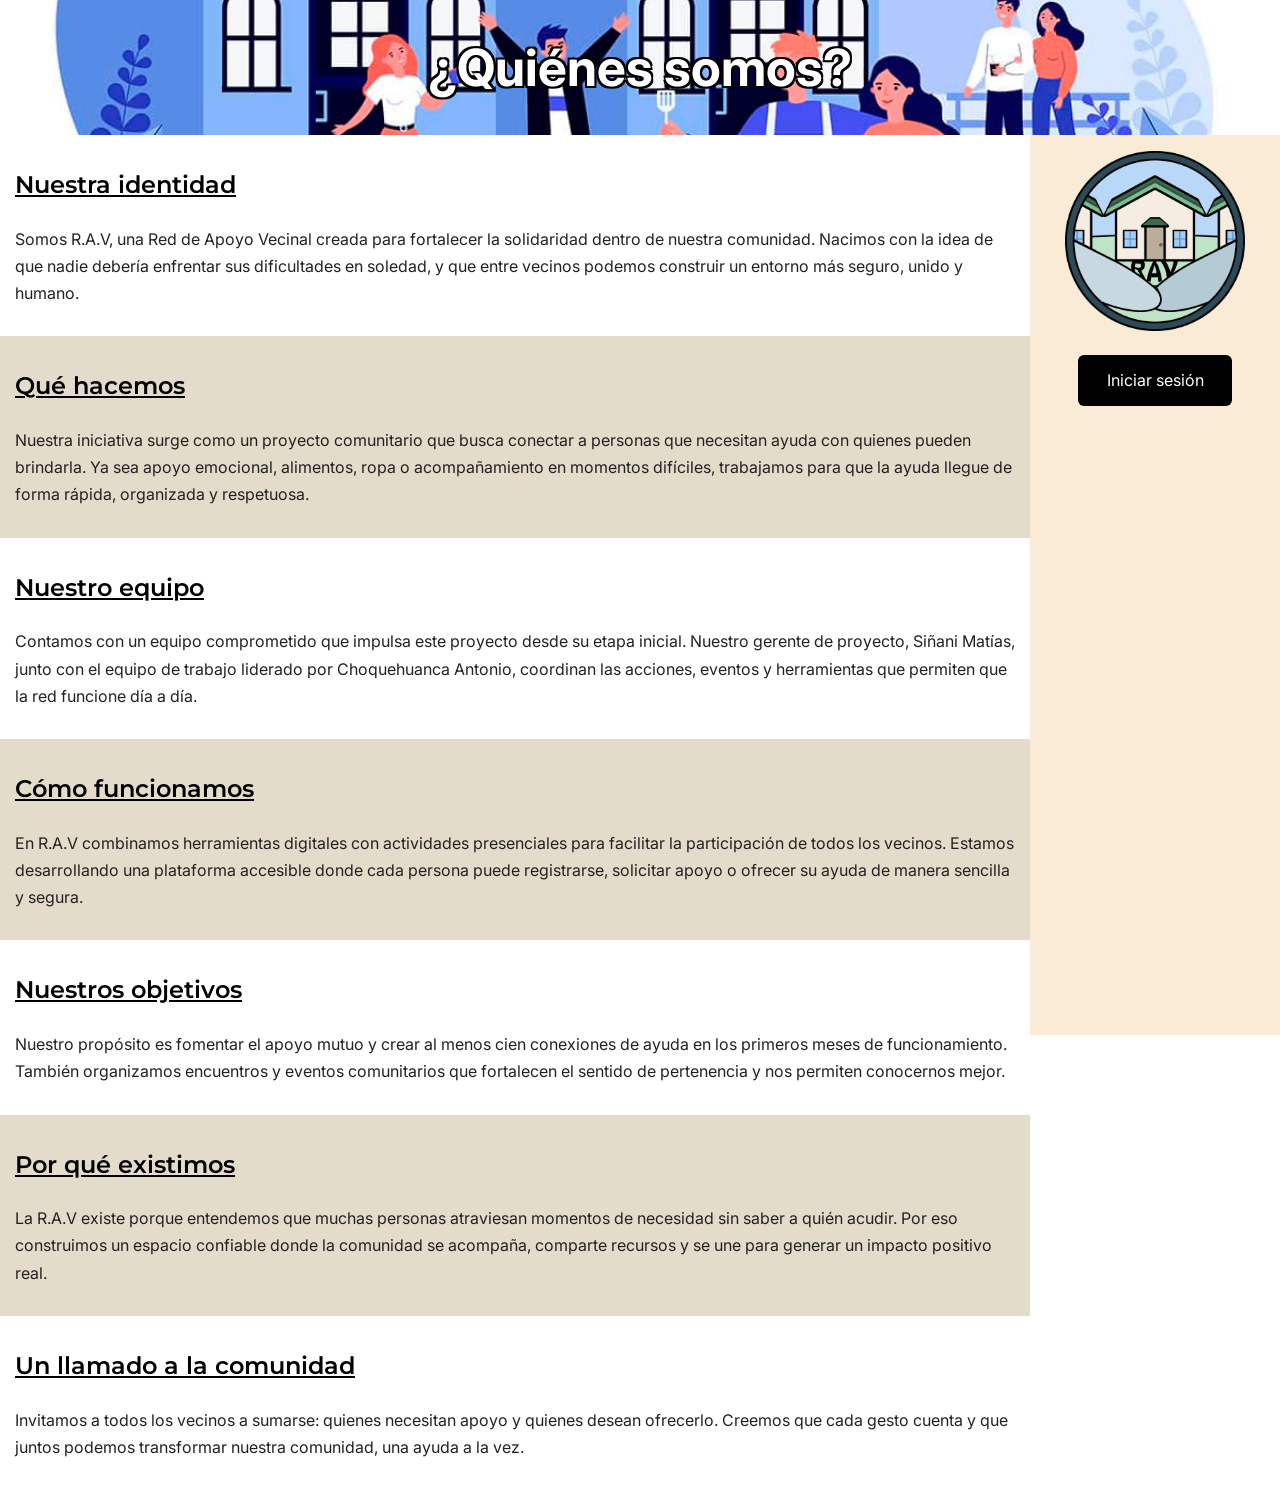
<file: index.html>
<!DOCTYPE html>
<html lang="es">
<head>
    <meta charset="UTF-8">
    <meta http-equiv="X-UA-Compatible" content="IE=edge">
    <meta name="viewport" content="width=device-width, initial-scale=1.0">
    <title>R.A.V</title>

    <link rel="stylesheet" href="styles.css">
    <link rel="icon" href="Logo.png" type="image/png">

    <link href="https://fonts.googleapis.com/css2?family=Inter:wght@300;400;500;600&family=Montserrat:wght@500;600;700&display=swap" rel="stylesheet">
</head>

<body>

    <header class="titulo">
        <h1>¿Quiénes somos?</h1>
    </header>

    <div class="contenido">

        <main class="informacion">

            <section>
                <h2>Nuestra identidad</h2>
                <p>Somos R.A.V, una Red de Apoyo Vecinal creada para fortalecer la solidaridad dentro de nuestra comunidad. Nacimos con la idea de que nadie debería enfrentar sus dificultades en soledad, y que entre vecinos podemos construir un entorno más seguro, unido y humano.</p>
            </section>

            <section>
                <h2>Qué hacemos</h2>
                <p>Nuestra iniciativa surge como un proyecto comunitario que busca conectar a personas que necesitan ayuda con quienes pueden brindarla. Ya sea apoyo emocional, alimentos, ropa o acompañamiento en momentos difíciles, trabajamos para que la ayuda llegue de forma rápida, organizada y respetuosa.</p>
            </section>

            <section>
                <h2>Nuestro equipo</h2>
                <p>Contamos con un equipo comprometido que impulsa este proyecto desde su etapa inicial. Nuestro gerente de proyecto, Siñani Matías, junto con el equipo de trabajo liderado por Choquehuanca Antonio, coordinan las acciones, eventos y herramientas que permiten que la red funcione día a día.</p>
            </section>

            <section>
                <h2>Cómo funcionamos</h2>
                <p>En R.A.V combinamos herramientas digitales con actividades presenciales para facilitar la participación de todos los vecinos. Estamos desarrollando una plataforma accesible donde cada persona puede registrarse, solicitar apoyo o ofrecer su ayuda de manera sencilla y segura.</p>
            </section>

            <section>
                <h2>Nuestros objetivos</h2>
                <p>Nuestro propósito es fomentar el apoyo mutuo y crear al menos cien conexiones de ayuda en los primeros meses de funcionamiento. También organizamos encuentros y eventos comunitarios que fortalecen el sentido de pertenencia y nos permiten conocernos mejor.</p>
            </section>

            <section>
                <h2>Por qué existimos</h2>
                <p>La R.A.V existe porque entendemos que muchas personas atraviesan momentos de necesidad sin saber a quién acudir. Por eso construimos un espacio confiable donde la comunidad se acompaña, comparte recursos y se une para generar un impacto positivo real.</p>
            </section>

            <section>
                <h2>Un llamado a la comunidad</h2>
                <p>Invitamos a todos los vecinos a sumarse: quienes necesitan apoyo y quienes desean ofrecerlo. Creemos que cada gesto cuenta y que juntos podemos transformar nuestra comunidad, una ayuda a la vez.</p>
            </section>

        </main>

        <aside>
            <div class="container">

                <div class="logo-container">
                        <img src="Logo.png" alt="Logo de la R.A.V" width="180" height="180">
                </div>

                <a href="iniciarsesion.html" class="btn">Iniciar sesión</a>
            </div>
        </aside>

    </div>

</body>
</html>
</file>
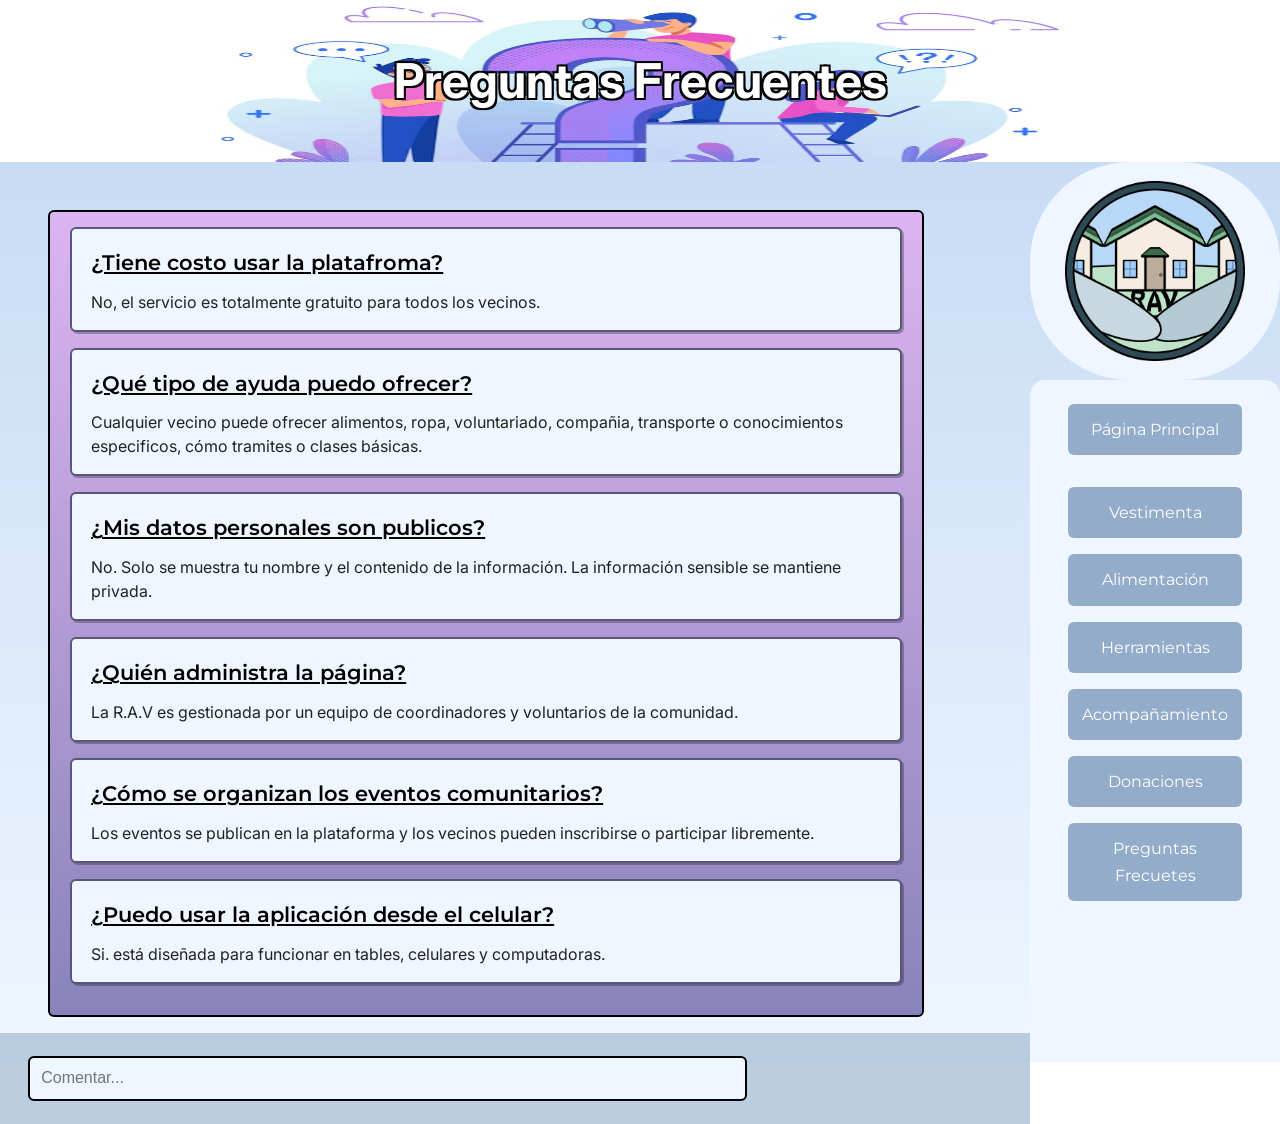
<file: FAQ.html>
<!DOCTYPE html>
<html lang="es">
<head>
    <meta charset="UTF-8">
    <meta http-equiv="X-UA-Compatible" content="IE=edge">
    <meta name="viewport" content="width=device-width, initial-scale=1.0">
    <title>R.A.V - Feed</title>

    <link rel="stylesheet" href="FAQ.css">
    <link rel="icon" href="Logo.png" type="image/png">

    <link href="https://fonts.googleapis.com/css2?family=Inter:wght@300;400;500;600&family=Montserrat:wght@500;600;700&display=swap" rel="stylesheet">
</head>

<body>

    <header class="titulo">
        <h1>Preguntas Frecuentes</h1>
    </header>

    <div class="contenido">

        <main class="informacion">

            <section class="preguntas">

                <div class="faq-item">
                    <h2>¿Tiene costo usar la platafroma?</h2>
                    <p>No, el servicio es totalmente gratuito para todos los vecinos.</p>
                </div>
            
                <div class="faq-item">
                    <h2>¿Qué tipo de ayuda puedo ofrecer?</h2>
                    <p>Cualquier vecino puede ofrecer alimentos, ropa, voluntariado, compañia, transporte o conocimientos especificos, cómo tramites o clases básicas.</p>
                </div>
            
                <div class="faq-item">
                    <h2>¿Mis datos personales son publicos?</h2>
                    <p>No. Solo se muestra tu nombre y el contenido de la información. La información sensible se mantiene privada.</p>
                </div>
            
                <div class="faq-item">
                    <h2>¿Quién administra la página?</h2>
                    <p>La R.A.V es gestionada por un equipo de coordinadores y voluntarios de la comunidad.</p>
                </div>
            
                <div class="faq-item">
                    <h2>¿Cómo se organizan los eventos comunitarios?</h2>
                    <p>Los eventos se publican en la plataforma y los vecinos pueden inscribirse o participar libremente.</p>
                </div>
            
                <div class="faq-item">
                    <h2>¿Puedo usar la aplicación desde el celular?</h2>
                    <p>Si. está diseñada para funcionar en tables, celulares y computadoras.</p>
                </div>
            
            </section>            

            <section>
                <input type="text" class="comment-box" placeholder="Comentar..." disabled>
            </section>

        </main>

        <aside>

            <div class="logo-box">
                <img src="Logo.png" alt="Logo R.A.V">
            </div>
        
            <div class="container">
        
                <nav class="mini-nav">
                    <a href="index.html" class="btn">Página Principal</a>
                </nav>
        
                <div class="secciones-btn">
                    <a href="feed.html" class="btn">Vestimenta</a>
                    <a href="secciones/alimentacion.html" class="btn">Alimentación</a>
                    <a href="secciones/herramientas.html" class="btn">Herramientas</a>
                    <a href="secciones/acompanamiento.html" class="btn">Acompañamiento</a>
                    <a href="secciones/donaciones.html" class="btn">Donaciones</a>
                    <a href="FAQ.html" class="btn">Preguntas Frecuetes</a>
                </div>
            </div>
        </aside>
    </div>
</body>
</html>
</file>
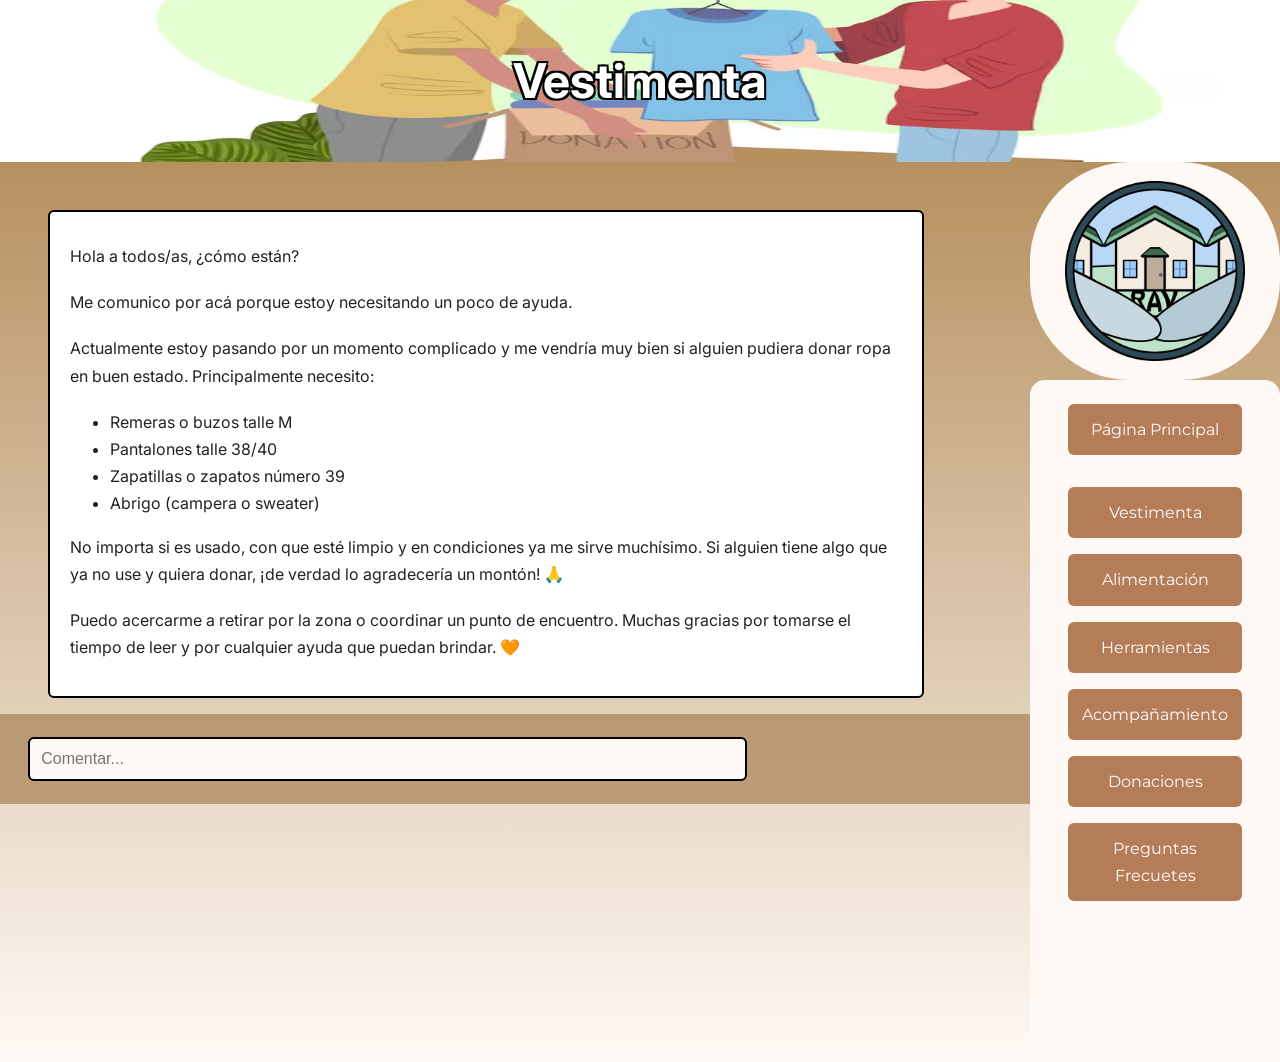
<file: feed.html>
<!DOCTYPE html>
<html lang="es">
<head>
    <meta charset="UTF-8">
    <meta http-equiv="X-UA-Compatible" content="IE=edge">
    <meta name="viewport" content="width=device-width, initial-scale=1.0">
    <title>R.A.V - Feed</title>

    <link rel="stylesheet" href="feed.css">
    <link rel="icon" href="Logo.png" type="image/png">

    <link href="https://fonts.googleapis.com/css2?family=Inter:wght@300;400;500;600&family=Montserrat:wght@500;600;700&display=swap" rel="stylesheet">
</head>

<body>

    <header class="titulo">
        <h1>Vestimenta</h1>
    </header>

    <div class="contenido">

        <main class="informacion">

            <section class="post">
                <p>Hola a todos/as, ¿cómo están?</p>
                <p>Me comunico por acá porque estoy necesitando un poco de ayuda.</p>
                <p>Actualmente estoy pasando por un momento complicado y me vendría muy bien si alguien pudiera donar ropa en buen estado. Principalmente necesito:</p>
                <ul>
                    <li>Remeras o buzos talle M</li>
                    <li>Pantalones talle 38/40</li>
                    <li>Zapatillas o zapatos número 39</li>
                    <li>Abrigo (campera o sweater)</li>
                </ul>
                <p>No importa si es usado, con que esté limpio y en condiciones ya me sirve muchísimo.
                Si alguien tiene algo que ya no use y quiera donar, ¡de verdad lo agradecería un montón! 🙏</p>
                <p>Puedo acercarme a retirar por la zona o coordinar un punto de encuentro.
                Muchas gracias por tomarse el tiempo de leer y por cualquier ayuda que puedan brindar. 🧡</p>    
            </section>

            <section>
                <input type="text" class="comment-box" placeholder="Comentar..." disabled>
            </section>

        </main>

        <aside>

            <div class="logo-box">
                <img src="Logo.png" alt="Logo R.A.V">
            </div>
        
            <div class="container">
        
                <nav class="mini-nav">
                    <a href="index.html" class="btn">Página Principal</a>
                </nav>
        
                <div class="secciones-btn">
                    <a href="feed.html" class="btn">Vestimenta</a>
                    <a href="secciones/alimentacion.html" class="btn">Alimentación</a>
                    <a href="secciones/herramientas.html" class="btn">Herramientas</a>
                    <a href="secciones/acompanamiento.html" class="btn">Acompañamiento</a>
                    <a href="secciones/donaciones.html" class="btn">Donaciones</a>
                    <a href="FAQ.html" class="btn">Preguntas Frecuetes</a>
                </div>
            </div>
        </aside>
    </div>
</body>
</html>
</file>
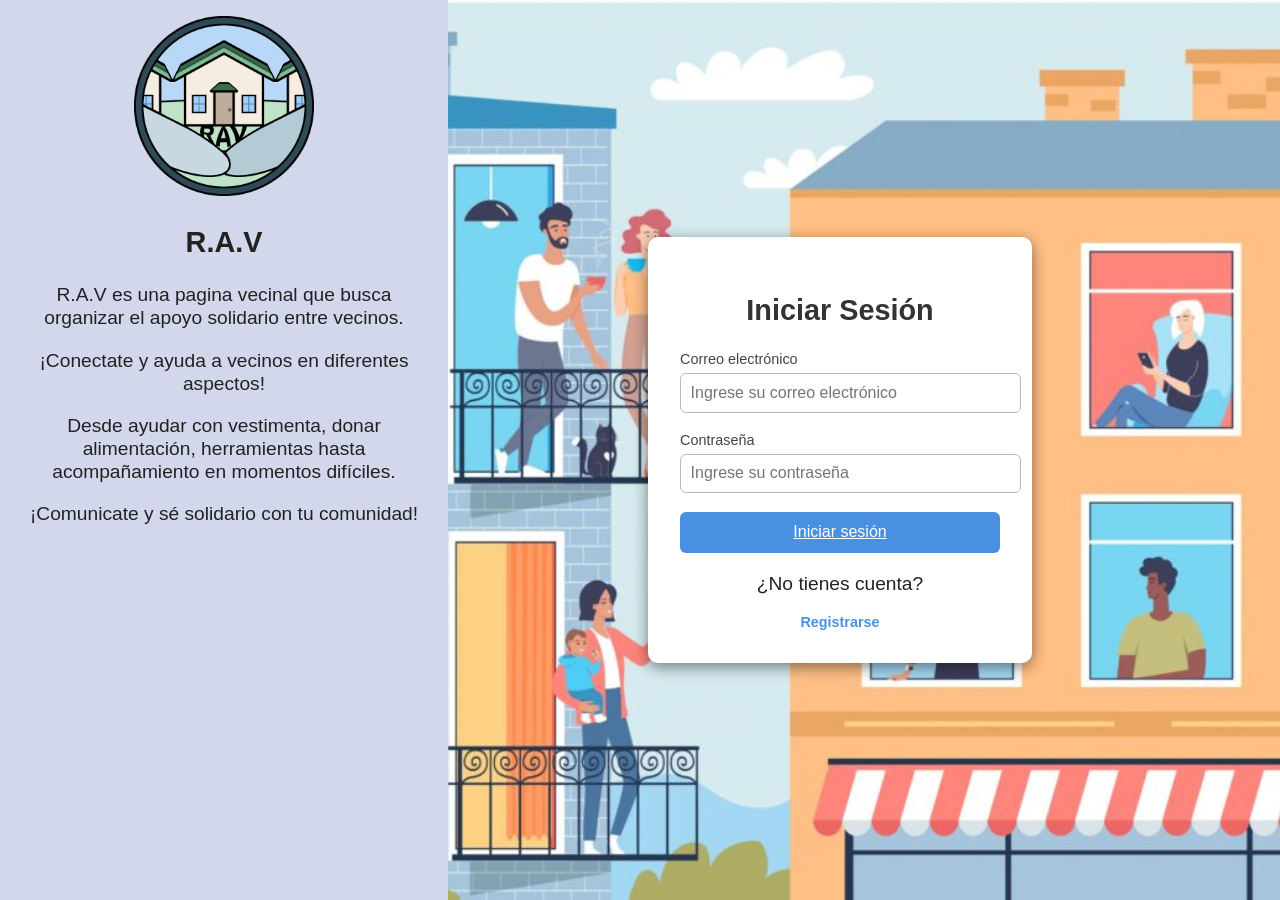
<file: iniciarsesion.html>
<!DOCTYPE html>
<html lang="en">
<head>
    <meta charset="UTF-8">
    <meta name="viewport" content="width=device-width, initial-scale=1.0">
    <title>Iniciar Sesión</title>
    <link rel="stylesheet" href="stylesis.css">
</head>

<body>
    <div class="layout">

        <aside>
            <div class="logo-container">
                <img src="Logo.png" alt="Logo de la R.A.V" width="180" height="180">
            </div>

            <div class="textoaside">
                <h2>R.A.V</h2>
                <p>R.A.V es una pagina vecinal que busca organizar el apoyo solidario entre vecinos.</p>
                <p>¡Conectate y ayuda a vecinos en diferentes aspectos!</p>
                <p>Desde ayudar con vestimenta, donar alimentación, herramientas hasta acompañamiento en momentos difíciles.</p>
                <p>¡Comunicate y sé solidario con tu comunidad!</p>
            </div>
        </aside>

        <main>
            <div class="login-container">
                <h2>Iniciar Sesión</h2>

                <form>
                    <div class="input-group">
                        <label for="email">Correo electrónico</label>
                        <input type="email" id="email" placeholder="Ingrese su correo electrónico" required>
                    </div>

                    <div class="input-group">
                        <label for="password">Contraseña</label>
                        <input type="password" id="password" placeholder="Ingrese su contraseña" required>
                    </div>
                        
                    <button type="submit" class="btn"><a href="feed.html"class="btn">Iniciar sesión</a></button>
                    <p>¿No tienes cuenta?</p>
                    <div class="registrarse">
                        <a href="registrarte.html">Registrarse</a>
                    </div>
                </form>
            </div>
        </main>

    </div>
</body>
</html>
</file>
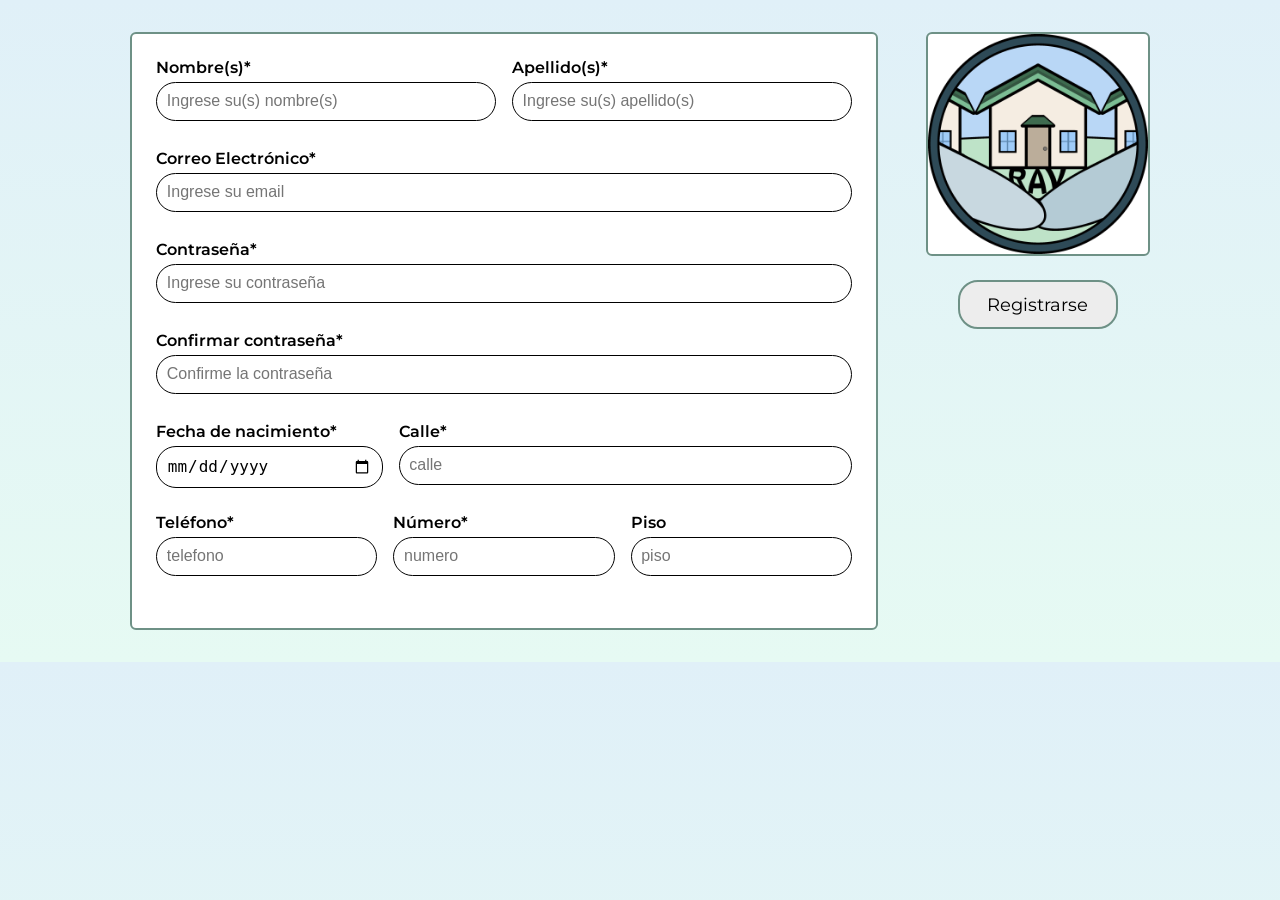
<file: registrarte.html>
<!DOCTYPE html>
<html lang="es">
<head>
    <meta charset="UTF-8">
    <meta name="viewport" content="width=device-width, initial-scale=1.0">
    <title>Registrarse - R.A.V</title>

    <link rel="stylesheet" href="registrarte.css">
    <link href="https://fonts.googleapis.com/css2?family=Inter:wght@300;400;500;600&family=Montserrat:wght@500;600;700&display=swap" rel="stylesheet">
</head>

<body>

    <div class="contenedor">

        <form class="formulario">

            <div class="fila">
                <div class="campo">
                    <label for="nombre">Nombre(s)*</label>
                    <input type="text" id="nombre" placeholder="Ingrese su(s) nombre(s)">
                </div>

                <div class="campo">
                    <label for="apellido">Apellido(s)*</label>
                    <input type="text" id="apellido" placeholder="Ingrese su(s) apellido(s)">
                </div>
            </div>

            <div class="campo">
                <label for="email">Correo Electrónico*</label>
                <input type="email" id="email" placeholder="Ingrese su email">
            </div>

            <div class="campo">
                <label for="pass">Contraseña*</label>
                <input type="password" id="pass" placeholder="Ingrese su contraseña">
            </div>

            <div class="campo">
                <label for="pass2">Confirmar contraseña*</label>
                <input type="password" id="pass2" placeholder="Confirme la contraseña">
            </div>

            <div class="fila">
                <div class="campo pequeño">
                    <label for="nacimiento">Fecha de nacimiento*</label>
                    <input type="date" id="nacimiento" placeholder="yyyy/mm/dd">
                </div>

                <div class="campo">
                    <label for="calle">Calle*</label>
                    <input type="text" id="calle" placeholder="calle">
                </div>
            </div>

            <div class="fila">
                <div class="campo pequeño">
                    <label for="telefono">Teléfono*</label>
                    <input type="text" id="telefono" placeholder="telefono">
                </div>

                <div class="campo pequeño">
                    <label for="numero">Número*</label>
                    <input type="text" id="numero" placeholder="numero">
                </div>

                <div class="campo pequeño">
                    <label for="piso">Piso</label>
                    <input type="text" id="piso" placeholder="piso">
                </div>
            </div>

        </form>

        <div class="lado-derecho">
            <div class="logo">
                <img src="Logo.png" alt="Logo R.A.V">
            </div>

            <button class="btn"><a href="feed.html">Registrarse</a></button>
        </div>
    </div>
</body>
</html>
</file>
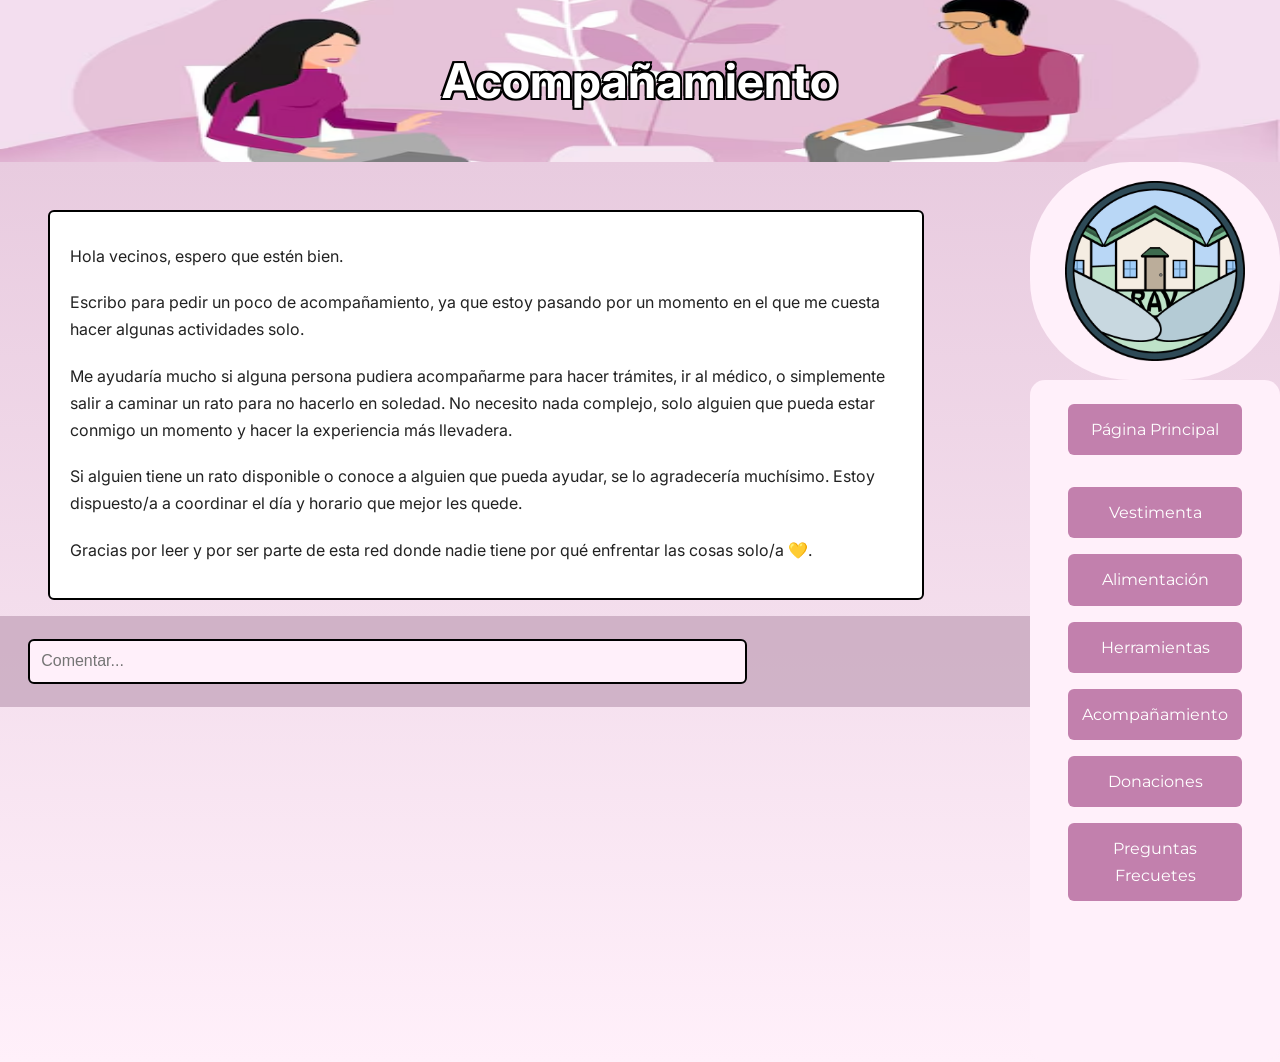
<file: secciones/acompanamiento.html>
<!DOCTYPE html>
<html lang="es">
<head>
    <meta charset="UTF-8">
    <meta http-equiv="X-UA-Compatible" content="IE=edge">
    <meta name="viewport" content="width=device-width, initial-scale=1.0">
    <title>R.A.V - Feed</title>

    <link rel="stylesheet" href="ac.css">
    <link rel="icon" href="Logo.png" type="image/png">

    <link href="https://fonts.googleapis.com/css2?family=Inter:wght@300;400;500;600&family=Montserrat:wght@500;600;700&display=swap" rel="stylesheet">
</head>

<body>

    <header class="titulo">
        <h1>Acompañamiento</h1>
    </header>

    <div class="contenido">

        <main class="informacion">

            <section class="post">
                <p>Hola vecinos, espero que estén bien.</p>
                <p>Escribo para pedir un poco de acompañamiento, ya que estoy pasando por un momento en el que me cuesta hacer algunas actividades solo.</p>
                <p>Me ayudaría mucho si alguna persona pudiera acompañarme para hacer trámites, ir al médico, o simplemente salir a caminar un rato para no hacerlo en soledad. No necesito nada complejo, solo alguien que pueda estar conmigo un momento y hacer la experiencia más llevadera.</p>
                <p>Si alguien tiene un rato disponible o conoce a alguien que pueda ayudar, se lo agradecería muchísimo. Estoy dispuesto/a a coordinar el día y horario que mejor les quede.</p>
                <p>Gracias por leer y por ser parte de esta red donde nadie tiene por qué enfrentar las cosas solo/a 💛.</p>
            </section>

            <section>
                <input type="text" class="comment-box" placeholder="Comentar..." disabled>
            </section>

        </main>

        <aside>
            <div class="logo-box">
                <img src="Logo.png" alt="Logo R.A.V">
            </div>
        
            <div class="container">
        
                <nav class="mini-nav">
                    <a href="../index.html" class="btn">Página Principal</a>
                </nav>
        
                <div class="secciones-btn">
                    <a href="../feed.html" class="btn">Vestimenta</a>
                    <a href="alimentacion.html" class="btn">Alimentación</a>
                    <a href="herramientas.html" class="btn">Herramientas</a>
                    <a href="acompanamiento.html" class="btn">Acompañamiento</a>
                    <a href="donaciones.html" class="btn">Donaciones</a>
                    <a href="../FAQ.html" class="btn">Preguntas Frecuetes</a>
                </div>
                </nav>
            </div>
        </aside>

    </div>

</body>
</html>
</file>
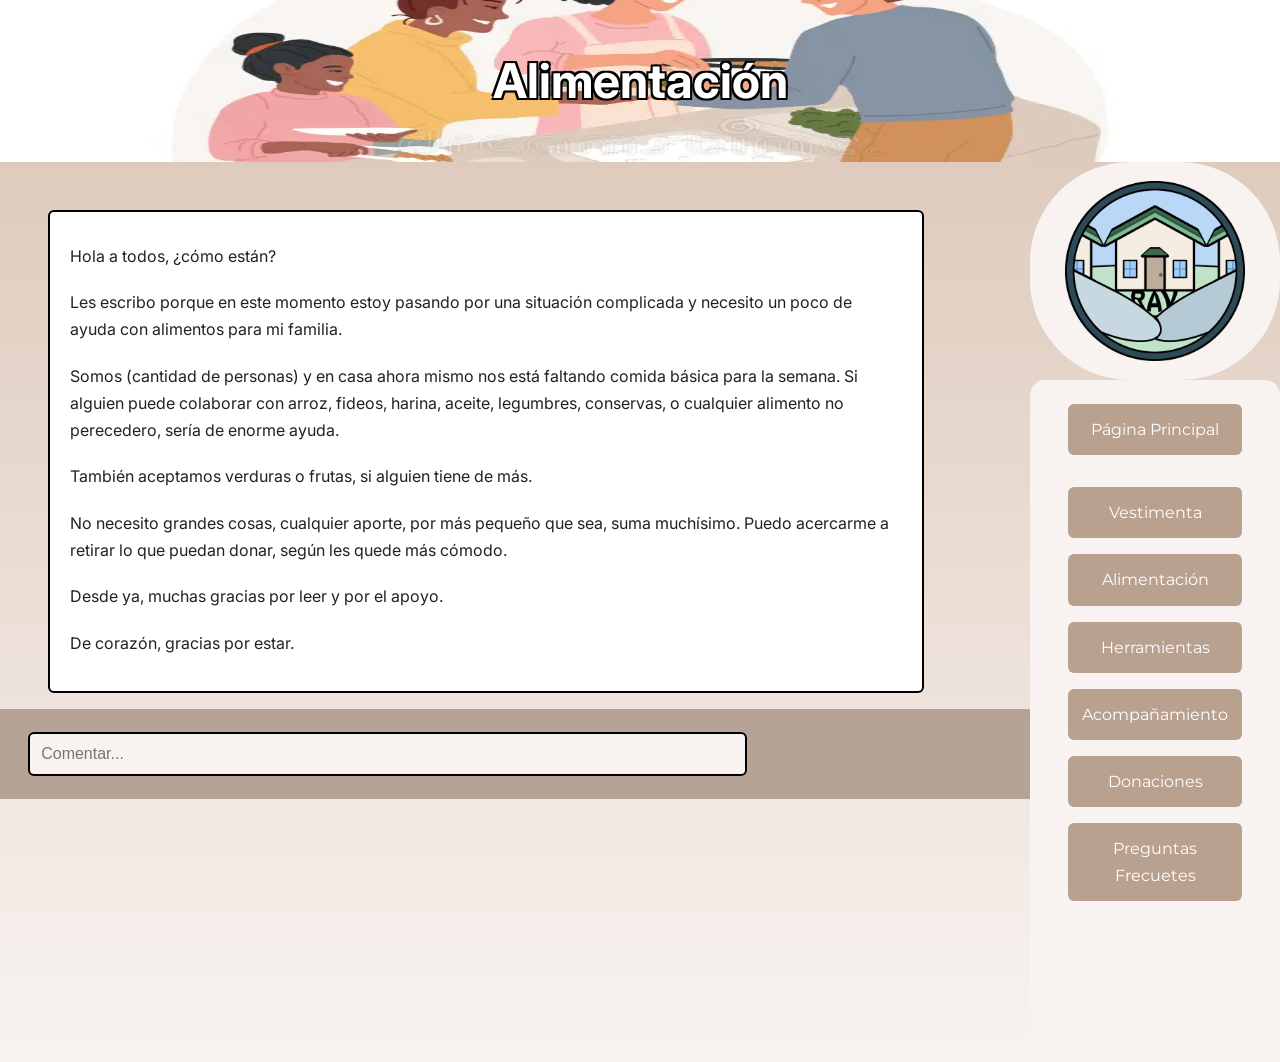
<file: secciones/alimentacion.html>
<!DOCTYPE html>
<html lang="es">
<head>
    <meta charset="UTF-8">
    <meta http-equiv="X-UA-Compatible" content="IE=edge">
    <meta name="viewport" content="width=device-width, initial-scale=1.0">
    <title>R.A.V - Feed</title>

    <link rel="stylesheet" href="al.css">
    <link rel="icon" href="Logo.png" type="image/png">

    <link href="https://fonts.googleapis.com/css2?family=Inter:wght@300;400;500;600&family=Montserrat:wght@500;600;700&display=swap" rel="stylesheet">
</head>

<body>

    <header class="titulo">
        <h1>Alimentación</h1>
    </header>

    <div class="contenido">

        <main class="informacion">

            <section class="post">
                <p>Hola a todos, ¿cómo están?
                <p>Les escribo porque en este momento estoy pasando por una situación complicada y necesito un poco de ayuda con alimentos para mi familia.</p>
                <p>Somos (cantidad de personas) y en casa ahora mismo nos está faltando comida básica para la semana.
                Si alguien puede colaborar con arroz, fideos, harina, aceite, legumbres, conservas, o cualquier alimento no perecedero, sería de enorme ayuda.</p>
                <p>También aceptamos verduras o frutas, si alguien tiene de más.</p>    
                <p>No necesito grandes cosas, cualquier aporte, por más pequeño que sea, suma muchísimo.
                Puedo acercarme a retirar lo que puedan donar, según les quede más cómodo.</p>
                <p>Desde ya, muchas gracias por leer y por el apoyo.</p>
                <p>De corazón, gracias por estar.</p> 
            </section>

            <section>
                <input type="text" class="comment-box" placeholder="Comentar..." disabled>
            </section>

        </main>

        <aside>
            <div class="logo-box">
                <img src="Logo.png" alt="Logo R.A.V">
            </div>
        
            <div class="container">
        
                <nav class="mini-nav">
                    <a href="../index.html" class="btn">Página Principal</a>
                </nav>
        
                <div class="secciones-btn">
                    <a href="../feed.html" class="btn">Vestimenta</a>
                    <a href="alimentacion.html" class="btn">Alimentación</a>
                    <a href="herramientas.html" class="btn">Herramientas</a>
                    <a href="acompanamiento.html" class="btn">Acompañamiento</a>
                    <a href="donaciones.html" class="btn">Donaciones</a>
                    <a href="../FAQ.html" class="btn">Preguntas Frecuetes</a>
                </div>
            </div>
        </aside>
    </div>
</body>
</html>
</file>
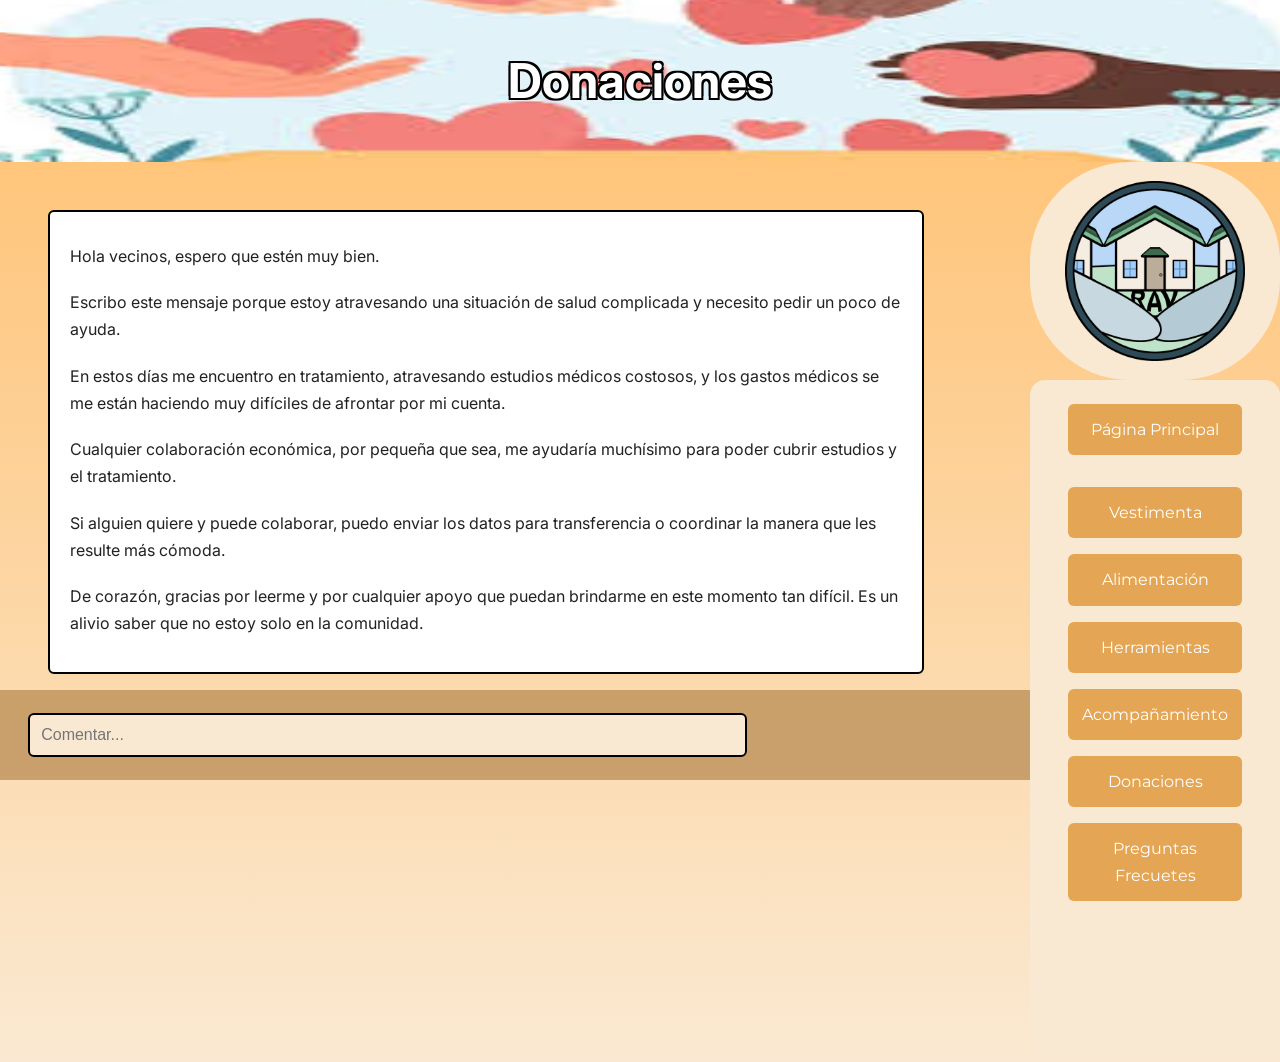
<file: secciones/donaciones.html>
<!DOCTYPE html>
<html lang="es">
<head>
    <meta charset="UTF-8">
    <meta http-equiv="X-UA-Compatible" content="IE=edge">
    <meta name="viewport" content="width=device-width, initial-scale=1.0">
    <title>R.A.V - Feed</title>

    <link rel="stylesheet" href="do.css">
    <link rel="icon" href="Logo.png" type="image/png">

    <link href="https://fonts.googleapis.com/css2?family=Inter:wght@300;400;500;600&family=Montserrat:wght@500;600;700&display=swap" rel="stylesheet">
</head>

<body>

    <header class="titulo">
        <h1>Donaciones</h1>
    </header>

    <div class="contenido">

        <main class="informacion">

            <section class="post">
                <p>Hola vecinos, espero que estén muy bien.</p>
                <p>Escribo este mensaje porque estoy atravesando una situación de salud complicada y necesito pedir un poco de ayuda.</p>
                <p>En estos días me encuentro en tratamiento, atravesando estudios médicos costosos, y los gastos médicos se me están haciendo muy difíciles de afrontar por mi cuenta.</p>
                <p>Cualquier colaboración económica, por pequeña que sea, me ayudaría muchísimo para poder cubrir estudios y el tratamiento.</p>
                <p>Si alguien quiere y puede colaborar, puedo enviar los datos para transferencia o coordinar la manera que les resulte más cómoda.</p>
                <p>De corazón, gracias por leerme y por cualquier apoyo que puedan brindarme en este momento tan difícil. Es un alivio saber que no estoy solo en la comunidad.</p>
            </section>

            <section>
                <input type="text" class="comment-box" placeholder="Comentar..." disabled>
            </section>

        </main>

        <aside>
            <div class="logo-box">
                <img src="Logo.png" alt="Logo R.A.V">
            </div>
        
            <div class="container">
        
                <nav class="mini-nav">
                    <a href="../index.html" class="btn">Página Principal</a>
                </nav>
        
                    <div class="secciones-btn">
                        <a href="../feed.html" class="btn">Vestimenta</a>
                        <a href="alimentacion.html" class="btn">Alimentación</a>
                        <a href="herramientas.html" class="btn">Herramientas</a>
                        <a href="acompanamiento.html" class="btn">Acompañamiento</a>
                        <a href="donaciones.html" class="btn">Donaciones</a>
                        <a href="../FAQ.html" class="btn">Preguntas Frecuetes</a>
                    </div>
                </nav>
            </div>
        </aside>
    </div>
</body>
</html>
</file>
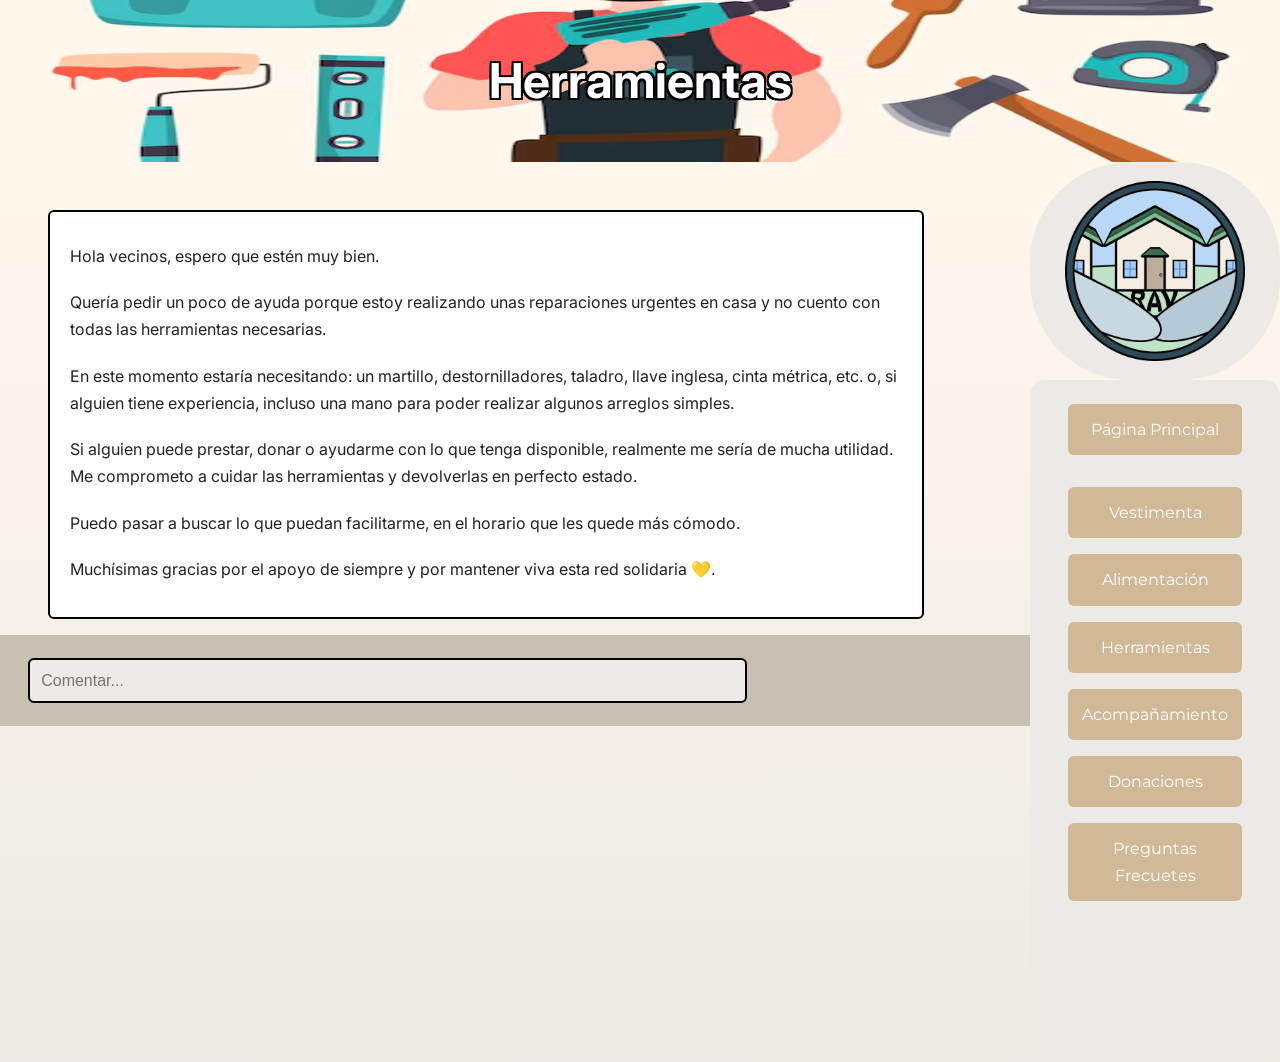
<file: secciones/herramientas.html>
<!DOCTYPE html>
<html lang="es">
<head>
    <meta charset="UTF-8">
    <meta http-equiv="X-UA-Compatible" content="IE=edge">
    <meta name="viewport" content="width=device-width, initial-scale=1.0">
    <title>R.A.V - Feed</title>

    <link rel="stylesheet" href="he.css">
    <link rel="icon" href="Logo.png" type="image/png">

    <link href="https://fonts.googleapis.com/css2?family=Inter:wght@300;400;500;600&family=Montserrat:wght@500;600;700&display=swap" rel="stylesheet">
</head>

<body>

    <header class="titulo">
        <h1>Herramientas</h1>
    </header>

    <div class="contenido">

        <main class="informacion">

            <section class="post">
                <p>Hola vecinos, espero que estén muy bien.</p>
                <p>Quería pedir un poco de ayuda porque estoy realizando unas reparaciones urgentes en casa y no cuento con todas las herramientas necesarias.</p>
                <p> En este momento estaría necesitando: un martillo, destornilladores, taladro, llave inglesa, cinta métrica, etc. o, si alguien tiene experiencia, incluso una mano para poder realizar algunos arreglos simples.</p>  
                <p>Si alguien puede prestar, donar o ayudarme con lo que tenga disponible, realmente me sería de mucha utilidad. Me comprometo a cuidar las herramientas y devolverlas en perfecto estado.</p>
                <p>Puedo pasar a buscar lo que puedan facilitarme, en el horario que les quede más cómodo.</p>  
                <p>Muchísimas gracias por el apoyo de siempre y por mantener viva esta red solidaria 💛.</p>
            </section>

            <section>
                <input type="text" class="comment-box" placeholder="Comentar..." disabled>
            </section>

        </main>

        <aside>
            <div class="logo-box">
                <img src="Logo.png" alt="Logo R.A.V">
            </div>
        
            <div class="container">
        
                <nav class="mini-nav">
                    <a href="../index.html" class="btn">Página Principal</a>
                </nav>
        
                <div class="secciones-btn">
                    <a href="../feed.html" class="btn">Vestimenta</a>
                    <a href="alimentacion.html" class="btn">Alimentación</a>
                    <a href="herramientas.html" class="btn">Herramientas</a>
                    <a href="acompanamiento.html" class="btn">Acompañamiento</a>
                    <a href="donaciones.html" class="btn">Donaciones</a>
                    <a href="../FAQ.html" class="btn">Preguntas Frecuetes</a>
                </div>
                </nav>
            </div>
        </aside>
    </div>
</body>
</html>
</file>
<file: styles.css>
body {
    font-family: 'Inter', sans-serif;
    font-size: 1rem;
    line-height: 1.7;
    color: #222;
    margin: 0;
}

h2 {
    font-family: 'Montserrat', sans-serif;
    font-weight: 600;
    color: black;
    text-decoration: underline;
}

p {
    margin-bottom: 1.2rem;
}

.titulo {
    background-image: url(comunidad2.jpg);
    background-size: cover;
    background-position: center;
    padding: 1.5rem 0;
    text-align: center;
}

.titulo h1 {
    font-size: 3.2rem;
    margin: 0;
        color: white;
        text-shadow:
            -2px -2px 0 black,
            2px -2px 0 black,
            -2px 2px 0 black,
            2px 2px 0 black;
    }

.contenido {
    display: flex;
    height: 100vh;
    margin: 0;
}

.informacion {
    flex: 1;
}

.informacion section:nth-of-type(odd) {
    background: #ffffff;
}

.informacion section:nth-of-type(even) {
    background: #e4dccb;
}

.informacion section {
    padding: 10px 15px;
}

.container {
    width: 250px;
    height: 100vh;
    background-color: antiquewhite;
    display: flex;
    flex-direction: column;
    align-items: center;
    padding-top: 1rem;
    box-sizing: border-box;
}

.btn {
    display: inline-block;
    background: #000;
    color: white;
    padding: 12px;
    width: 130px;
    text-align: center;
    border-radius: 6px;
    margin: 1rem 0;
    text-decoration: none;
}
</file>
<file: FAQ.css>
body {
    font-family: 'Inter', sans-serif;
    font-size: 1rem;
    line-height: 1.7;
    color: #222;
    margin: 0;
}

h2 {
    font-family: 'Montserrat', sans-serif;
    font-weight: 600;
    color: black;
    text-decoration: underline;
}

p {
    margin-bottom: 1.2rem;
}

.titulo {
    background-image: url(pf.avif);
    background-size: 75% 130%;
    background-position: 50% 35%;
    background-repeat: no-repeat;
    padding: 2.5rem 0;
    text-align: center;
}

.titulo h1 {
    font-size: 3rem;
    margin: 0;
    color: white;
    text-shadow:
        -2px -2px 0 black,
        2px -2px 0 black,
        -2px 2px 0 black,
        2px 2px 0 black;
}

.contenido {
    display: flex;
    height: 100vh;
    margin: 0;
    background: linear-gradient(#C8DCF5, #eff6ff);
}

.informacion {
    flex: 1;
}

.informacion section:nth-of-type(odd) {
    background: linear-gradient(#dcb4f1, #8983bb);
}

.informacion section:nth-of-type(even) {
    background: #acc1d8ce;
}

.informacion section {
    padding: 15px 20px;
    box-sizing: border-box;
}

.preguntas {
    border: 2px solid black;
    border-radius: 6px;
    margin: 3rem;
    padding: 1rem;
    background: #eff6ff;
    width: 85%;
    margin-bottom: 1rem;
}

.comment-box {
    width: 70%;
    margin: 0.5rem;
    padding: 0.7rem;
    border: 2px solid black;
    font-size: 1rem;
    border-radius: 6px;
    background: #eff6ff;
}

aside {
    display: flex;
    flex-direction: column;
}

.logo-box {
    width: 250px;
    background-color: #eff6ff;
    display: flex;
    justify-content: center;
    padding: 1.2rem 0;
    box-sizing: border-box;
    border-radius: 100px;
}

.logo-box img {
    width: 180px;
    height: 180px;
    object-fit: contain;
}

.container {
    width: 250px;
    height: calc(100vh - 220px);
    background-color: #eff6ff;
    display: flex;
    flex-direction: column;
    align-items: center;
    padding-top: 1rem;
    box-sizing: border-box;
    overflow-y: auto;
    border-radius: 15px;
}

.btn {
    display: inline-block;
    background: #93acca;
    color: white;
    padding: 12px;
    width: 130px;
    text-align: center;
    border-radius: 6px;
    margin: 0.5rem 0;
    text-decoration: none;
    font-family: 'Montserrat', sans-serif;
}

.btn:hover {
    background: #7d95b3;
}

.mini-nav {
    width: 100%;
    display: flex;
    flex-direction: column;
    align-items: center;
}

.mini-nav .btn {
    width: 150px;
}

.secciones-btn {
    width: 100%;
    display: flex;
    flex-direction: column;
    align-items: center;
    margin-top: 1rem;
}

.secciones-btn .btn {
    width: 150px;
}

.faq-item {
    background: #eff6ff;
    border: 2px solid #59567a;
    border-radius: 6px;
    padding: 1rem 1.2rem;
    margin-bottom: 1rem;
    box-shadow: 2px 2px 0px #00000045;
}

.faq-item h2 {
    margin-top: 0;
    margin-bottom: 0.6rem;
    font-family: 'Montserrat', sans-serif;
    font-size: 1.3rem;
    text-decoration: underline;
    color: rgb(0, 0, 0);
}

.faq-item p {
    margin: 0;
    font-size: 1rem;
    line-height: 1.5;
}
</file>
<file: feed.css>
body {
    font-family: 'Inter', sans-serif;
    font-size: 1rem;
    line-height: 1.7;
    color: #222;
    margin: 0;
}

h2 {
    font-family: 'Montserrat', sans-serif;
    font-weight: 600;
    color: black;
    text-decoration: underline;
}

p {
    margin-bottom: 1.2rem;
}

.titulo {
    background-image: url(aRopa.avif);
    background-size: 100% 325%;
    background-position: 50% 35%;
    background-repeat: no-repeat;
    padding: 2.5rem 0;
    text-align: center;
}

.titulo h1 {
    font-size: 3rem;
    margin: 0;
    color: white;
    text-shadow:
        -2px -2px 0 black,
        2px -2px 0 black,
        -2px 2px 0 black,
        2px 2px 0 black;
}

.contenido {
    display: flex;
    height: 100vh;
    margin: 0;
    background: linear-gradient(#B6905F, #fff9f5);
}

.informacion {
    flex: 1;
}

.informacion section:nth-of-type(odd) {
    background: #ffffff;
}

.informacion section:nth-of-type(even) {
    background: #a78253b0;
}

.informacion section {
    padding: 15px 20px;
    box-sizing: border-box;
}

.post {
    border: 2px solid black;
    border-radius: 6px;
    margin: 3rem;
    padding: 1rem;
    background: #fff9f5;
    width: 85%;
    margin-bottom: 1rem;
}

.comment-box {
    width: 70%;
    margin: 0.5rem;
    padding: 0.7rem;
    border: 2px solid black;
    font-size: 1rem;
    border-radius: 6px;
    background: #fff9f5;
}

aside {
    display: flex;
    flex-direction: column;
}

.logo-box {
    width: 250px;
    background-color: #fff9f5;
    display: flex;
    justify-content: center;
    padding: 1.2rem 0;
    box-sizing: border-box;
    border-radius: 100px;
}

.logo-box img {
    width: 180px;
    height: 180px;
    object-fit: contain;
}

.container {
    width: 250px;
    height: calc(100vh - 220px);
    background-color: #fff9f5;
    display: flex;
    flex-direction: column;
    align-items: center;
    padding-top: 1rem;
    box-sizing: border-box;
    overflow-y: auto;
    border-radius: 15px;
}

.btn {
    display: inline-block;
    background: #b47c57;
    color: white;
    padding: 12px;
    width: 130px;
    text-align: center;
    border-radius: 6px;
    margin: 0.5rem 0;
    text-decoration: none;
    font-family: 'Montserrat', sans-serif;
}

.btn:hover {
    background: #926242;
}

.mini-nav {
    width: 100%;
    display: flex;
    flex-direction: column;
    align-items: center;
}

.mini-nav .btn {
    width: 150px;
}

.secciones-btn {
    width: 100%;
    display: flex;
    flex-direction: column;
    align-items: center;
    margin-top: 1rem;
}

.secciones-btn .btn {
    width: 150px;
}
</file>
<file: stylesis.css>
body {
    font-family: 'Inter', sans-serif;
    font-size: 1.2rem;
    line-height: 1.2;
    color: #222;
    margin: 0;
}

.layout {
    display: flex;
    height: 100vh;
}

aside {
    width: 35%;
    background-color: rgba(172, 181, 219, 0.541);
    display: flex;
    flex-direction: column;
    align-items: center;
    padding: 1rem;
    box-sizing: border-box;
    text-align: center;
}

main {
    flex: 1;
    display: flex;
    justify-content: center;
    align-items: center;
    padding-right: 3rem;
    background-image: url(comunidad3.jpg);
    background-size: cover;
    background-position: center;
}

.login-container {
    background: white;
    width: 320px;
    padding: 2rem;
    border-radius: 10px;
    box-shadow: 0 4px 15px rgba(0, 0, 0, 0.479);
    text-align: center;
}

.login-container h2 {
    margin-bottom: 1.5rem;
    color: #333;
}

.input-group {
    text-align: left;
    margin-bottom: 1.2rem;
}

.input-group label {
    display: block;
    margin-bottom: .3rem;
    font-size: 0.9rem;
    color: #444;
}

.input-group input {
    width: 100%;
    padding: .6rem;
    border: 1px solid #bbb;
    border-radius: 6px;
    font-size: 1rem;
}

.input-group input:focus {
    outline: none;
    border-color: #4a90e2;
}

.btn {
    width: 100%;
    padding: .7rem;
    background: #4a90e2;
    color: white;
    border: none;
    border-radius: 6px;
    font-size: 1rem;
    cursor: pointer;
    transition: 0.3s;
}

.btn:hover {
    background: rgb(67, 120, 180);
}

.registrarse{
    margin-top: 1rem;
    font-size: 0.9rem;
    color: #444;
}

.registrarse a{
    color: #4a90e2;
    text-decoration: none;
    font-weight: 600;
}

.registrarse a:hover{
    text-decoration: underline;
}
</file>
<file: registrarte.css>
body {
    font-family: 'Inter', sans-serif;
    margin: 0;
    padding: 0;
    background: linear-gradient(rgb(224, 240, 248), rgb(230, 250, 243));
}

.contenedor {
    display: flex;
    justify-content: center;
    align-items: flex-start;
    padding: 2rem;
    gap: 3rem;
}

.formulario {
    width: 500px;
    background: white;
    padding: 1.5rem;
    border: 2px solid rgb(110, 145, 134);
    border-radius: 6px;
    display: flex;
    flex-direction: column;
    align-items: stretch;
    overflow: hidden;   
    width: max-content;      
    box-sizing: border-box;
}

.fila {
    display: flex;
    gap: 1rem;
    align-items: flex-start;
}

.campo {
    display: flex;
    flex-direction: column;
    flex: 1;
    margin-bottom: 1rem;
    min-height: 75px;
}

.campo.pequeño {
    flex: 0.5;
}

label {
    font-weight: 600;
    font-family: 'Montserrat', sans-serif;
    margin-bottom: 0.3rem;
}

input {
    padding: 0.6rem;
    border: 1.5px solid #000;
    border-radius: 20px;
    font-size: 1rem;
    outline: none;
}

input:focus {
    border-color: #555;
}

.info {
    font-size: 0.8rem;
    color: gray;
    margin-top: 0.2rem;
}

.lado-derecho {
    display: flex;
    flex-direction: column;
    align-items: center;
    gap: 1.5rem;
}

.logo {
    width: 220px;
    height: 220px;
    border: 2px solid rgb(110, 145, 134);
    border-radius: 6px;
    display: flex;
    justify-content: center;
    align-items: center;
    background: #fff;
    overflow: hidden;
}

.logo img {
    width: 100%;
    height: 100%;
    object-fit: contain;
}

.btn {
    width: 160px;
    padding: 12px;
    background: #ededed;
    border: 2px solid rgb(110, 145, 134);
    border-radius: 20px;
    font-size: 1.1rem;
    font-family: 'Montserrat', sans-serif;
    cursor: pointer;
}

.btn a {
    color: black;
    text-decoration: none;
    display: block;
    width: 100%;
    height: 100%;
}

.btn:hover {
    background: #dcdcdc;
}
</file>
<file: secciones/ac.css>
body {
    font-family: 'Inter', sans-serif;
    font-size: 1rem;
    line-height: 1.7;
    color: #222;
    margin: 0;
}

h2 {
    font-family: 'Montserrat', sans-serif;
    font-weight: 600;
    color: black;
    text-decoration: underline;
}

p {
    margin-bottom: 1.2rem;
}

.titulo {
    background-image: url(aAcom.avif);
    background-size: 100% 325%;
    background-position: 50% 45%;
    background-repeat: no-repeat;
    padding: 2.5rem 0;
    text-align: center;
}

.titulo h1 {
    font-size: 3rem;
    margin: 0;
    color: white;
    text-shadow:
        -2px -2px 0 black,
        2px -2px 0 black,
        -2px 2px 0 black,
        2px 2px 0 black;
}

.contenido {
    display: flex;
    height: 100vh;
    margin: 0;
    background: linear-gradient(#E8CBDF, #fff0fa);
}

.informacion {
    flex: 1;
}

.informacion section:nth-of-type(odd) {
    background: #ffffff;
}

.informacion section:nth-of-type(even) {
    background: #c4a4babd;
}

.informacion section {
    padding: 15px 20px;
    box-sizing: border-box;
}

.post {
    border: 2px solid black;
    border-radius: 6px;
    margin: 3rem;
    padding: 1rem;
    background: #fff0fa;
    width: 85%;
    margin-bottom: 1rem;
}

.comment-box {
    width: 70%;
    margin: 0.5rem;
    padding: 0.7rem;
    border: 2px solid black;
    font-size: 1rem;
    border-radius: 6px;
    background: #fff0fa;
}

aside {
    display: flex;
    flex-direction: column;
}

.logo-box {
    width: 250px;
    background-color: #fff0fa;
    display: flex;
    justify-content: center;
    padding: 1.2rem 0;
    box-sizing: border-box;
    border-radius: 100px;
}

.logo-box img {
    width: 180px;
    height: 180px;
    object-fit: contain;
}

.container {
    width: 250px;
    height: calc(100vh - 220px);
    background-color: #fff0fa;
    display: flex;
    flex-direction: column;
    align-items: center;
    padding-top: 1rem;
    box-sizing: border-box;
    overflow-y: auto;
    border-radius: 15px;
}

.btn {
    display: inline-block;
    background: #c280ad;
    color: white;
    padding: 12px;
    width: 130px;
    text-align: center;
    border-radius: 6px;
    margin: 0.5rem 0;
    text-decoration: none;
    font-family: 'Montserrat', sans-serif;
}

.btn:hover {
    background: #a15e8c;
}

.mini-nav {
    width: 100%;
    display: flex;
    flex-direction: column;
    align-items: center;
}

.mini-nav .btn {
    width: 150px;
}

.secciones-btn {
    width: 100%;
    display: flex;
    flex-direction: column;
    align-items: center;
    margin-top: 1rem;
}

.secciones-btn .btn {
    width: 150px;
}
</file>
<file: secciones/al.css>
body {
    font-family: 'Inter', sans-serif;
    font-size: 1rem;
    line-height: 1.7;
    color: #222;
    margin: 0;
}

h2 {
    font-family: 'Montserrat', sans-serif;
    font-weight: 600;
    color: black;
    text-decoration: underline;
}

p {
    margin-bottom: 1.2rem;
}

.titulo {
    background-image: url(aAlimentacion.webp);
    background-size: 100% 325%;
    background-position: 50% 35%;
    background-repeat: no-repeat;
    padding: 2.5rem 0;
    text-align: center;
}

.titulo h1 {
    font-size: 3rem;
    margin: 0;
    color: white;
    text-shadow:
        -2px -2px 0 black,
        2px -2px 0 black,
        -2px 2px 0 black,
        2px 2px 0 black;
}

.contenido {
    display: flex;
    height: 100vh;
    margin: 0;
    background: linear-gradient(#DECBBD, #f8f3f0);
}

.informacion {
    flex: 1;
}

.informacion section:nth-of-type(odd) {
    background: #ffffff;
}

.informacion section:nth-of-type(even) {
    background: #a58f80c2;
}

.informacion section {
    padding: 15px 20px;
    box-sizing: border-box;
}

.post {
    border: 2px solid black;
    border-radius: 6px;
    margin: 3rem;
    padding: 1rem;
    background: #f8f3f0;
    width: 85%;
    margin-bottom: 1rem;
}

.comment-box {
    width: 70%;
    margin: 0.5rem;
    padding: 0.7rem;
    border: 2px solid black;
    font-size: 1rem;
    border-radius: 6px;
    background: #f8f3f0;
}

aside {
    display: flex;
    flex-direction: column;
}

.logo-box {
    width: 250px;
    background-color: #f8f3f0;
    display: flex;
    justify-content: center;
    padding: 1.2rem 0;
    box-sizing: border-box;
    border-radius: 100px;
}

.logo-box img {
    width: 180px;
    height: 180px;
    object-fit: contain;
}

.container {
    width: 250px;
    height: calc(100vh - 220px);
    background-color: #f8f3f0;
    display: flex;
    flex-direction: column;
    align-items: center;
    padding-top: 1rem;
    box-sizing: border-box;
    overflow-y: auto;
    border-radius: 15px;
}

.btn {
    display: inline-block;
    background: #b9a18f;
    color: white;
    padding: 12px;
    width: 130px;
    text-align: center;
    border-radius: 6px;
    margin: 0.5rem 0;
    text-decoration: none;
    font-family: 'Montserrat', sans-serif;
}

.btn:hover {
    background: #9b826e;
}

.mini-nav {
    width: 100%;
    display: flex;
    flex-direction: column;
    align-items: center;
}

.mini-nav .btn {
    width: 150px;
}

.secciones-btn {
    width: 100%;
    display: flex;
    flex-direction: column;
    align-items: center;
    margin-top: 1rem;
}

.secciones-btn .btn {
    width: 150px;
}
</file>
<file: secciones/do.css>
body {
    font-family: 'Inter', sans-serif;
    font-size: 1rem;
    line-height: 1.7;
    color: #222;
    margin: 0;
}

h2 {
    font-family: 'Montserrat', sans-serif;
    font-weight: 600;
    color: black;
    text-decoration: underline;
}

p {
    margin-bottom: 1.2rem;
}

.titulo {
    background-image: url(aDon.jpg);
    background-size: 120% 200%;
    background-position: 50% 50%;
    background-repeat: no-repeat;
    padding: 2.5rem 0;
    text-align: center;
}

.titulo h1 {
    font-size: 3rem;
    margin: 0;
    color: white;
    text-shadow:
        -2px -2px 0 black,
        2px -2px 0 black,
        -2px 2px 0 black,
        2px 2px 0 black;
}

.contenido {
    display: flex;
    height: 100vh;
    margin: 0;
    background: linear-gradient(#FFC57B, #fae9d2);
}

.informacion {
    flex: 1;
}

.informacion section:nth-of-type(odd) {
    background: #ffffff;
}

.informacion section:nth-of-type(even) {
    background: #b98d54c0;
}

.informacion section {
    padding: 15px 20px;
    box-sizing: border-box;
}

.post {
    border: 2px solid black;
    border-radius: 6px;
    margin: 3rem;
    padding: 1rem;
    background: #fae9d2;
    width: 85%;
    margin-bottom: 1rem;
}

.comment-box {
    width: 70%;
    margin: 0.5rem;
    padding: 0.7rem;
    border: 2px solid black;
    font-size: 1rem;
    border-radius: 6px;
    background: #fae9d2;
}

aside {
    display: flex;
    flex-direction: column;
}

.logo-box {
    width: 250px;
    background-color: #fae9d2;
    display: flex;
    justify-content: center;
    padding: 1.2rem 0;
    box-sizing: border-box;
    border-radius: 100px;
}

.logo-box img {
    width: 180px;
    height: 180px;
    object-fit: contain;
}

.container {
    width: 250px;
    height: calc(100vh - 220px);
    background-color: #fae9d2;
    display: flex;
    flex-direction: column;
    align-items: center;
    padding-top: 1rem;
    box-sizing: border-box;
    overflow-y: auto;
    border-radius: 15px;
}

.btn {
    display: inline-block;
    background: #e4a654;
    color: white;
    padding: 12px;
    width: 130px;
    text-align: center;
    border-radius: 6px;
    margin: 0.5rem 0;
    text-decoration: none;
    font-family: 'Montserrat', sans-serif;
}

.btn:hover {
    background: #ca8d3e;
}

.mini-nav {
    width: 100%;
    display: flex;
    flex-direction: column;
    align-items: center;
}

.mini-nav .btn {
    width: 150px;
}

.secciones-btn {
    width: 100%;
    display: flex;
    flex-direction: column;
    align-items: center;
    margin-top: 1rem;
}

.secciones-btn .btn {
    width: 150px;
}
</file>
<file: secciones/he.css>
body {
    font-family: 'Inter', sans-serif;
    font-size: 1rem;
    line-height: 1.7;
    color: #222;
    margin: 0;
}

h2 {
    font-family: 'Montserrat', sans-serif;
    font-weight: 600;
    color: black;
    text-decoration: underline;
}

p {
    margin-bottom: 1.2rem;
}

.titulo {
    background-image: url(aHer.avif);
    background-size: 100% 325%;
    background-position: 50% 35%;
    background-repeat: no-repeat;
    padding: 2.5rem 0;
    text-align: center;
}

.titulo h1 {
    font-size: 3rem;
    margin: 0;
    color: white;
    text-shadow:
        -2px -2px 0 black,
        2px -2px 0 black,
        -2px 2px 0 black,
        2px 2px 0 black;
}

.contenido {
    display: flex;
    height: 100vh;
    margin: 0;
    background: linear-gradient(#FFF7EC, #eceae6);
}

.informacion {
    flex: 1;
}

.informacion section:nth-of-type(odd) {
    background: #ffffff;
}

.informacion section:nth-of-type(even) {
    background: #bbb1a2c0;
}

.informacion section {
    padding: 15px 20px;
    box-sizing: border-box;
}

.post {
    border: 2px solid black;
    border-radius: 6px;
    margin: 3rem;
    padding: 1rem;
    background: #eceae6;
    width: 85%;
    margin-bottom: 1rem;
}

.comment-box {
    width: 70%;
    margin: 0.5rem;
    padding: 0.7rem;
    border: 2px solid black;
    font-size: 1rem;
    border-radius: 6px;
    background: #eceae6;
}

aside {
    display: flex;
    flex-direction: column;
}

.logo-box {
    width: 250px;
    background-color: #eceae6;
    display: flex;
    justify-content: center;
    padding: 1.2rem 0;
    box-sizing: border-box;
    border-radius: 100px;
}

.logo-box img {
    width: 180px;
    height: 180px;
    object-fit: contain;
}

.container {
    width: 250px;
    height: calc(100vh - 220px);
    background-color: #eceae6;
    display: flex;
    flex-direction: column;
    align-items: center;
    padding-top: 1rem;
    box-sizing: border-box;
    overflow-y: auto;
    border-radius: 15px;
}

.btn {
    display: inline-block;
    background: #d1b998;
    color: white;
    padding: 12px;
    width: 130px;
    text-align: center;
    border-radius: 6px;
    margin: 0.5rem 0;
    text-decoration: none;
    font-family: 'Montserrat', sans-serif;
}

.btn:hover {
    background: #ad916d;
}

.mini-nav {
    width: 100%;
    display: flex;
    flex-direction: column;
    align-items: center;
}

.mini-nav .btn {
    width: 150px;
}

.secciones-btn {
    width: 100%;
    display: flex;
    flex-direction: column;
    align-items: center;
    margin-top: 1rem;
}

.secciones-btn .btn {
    width: 150px;
}
</file>
